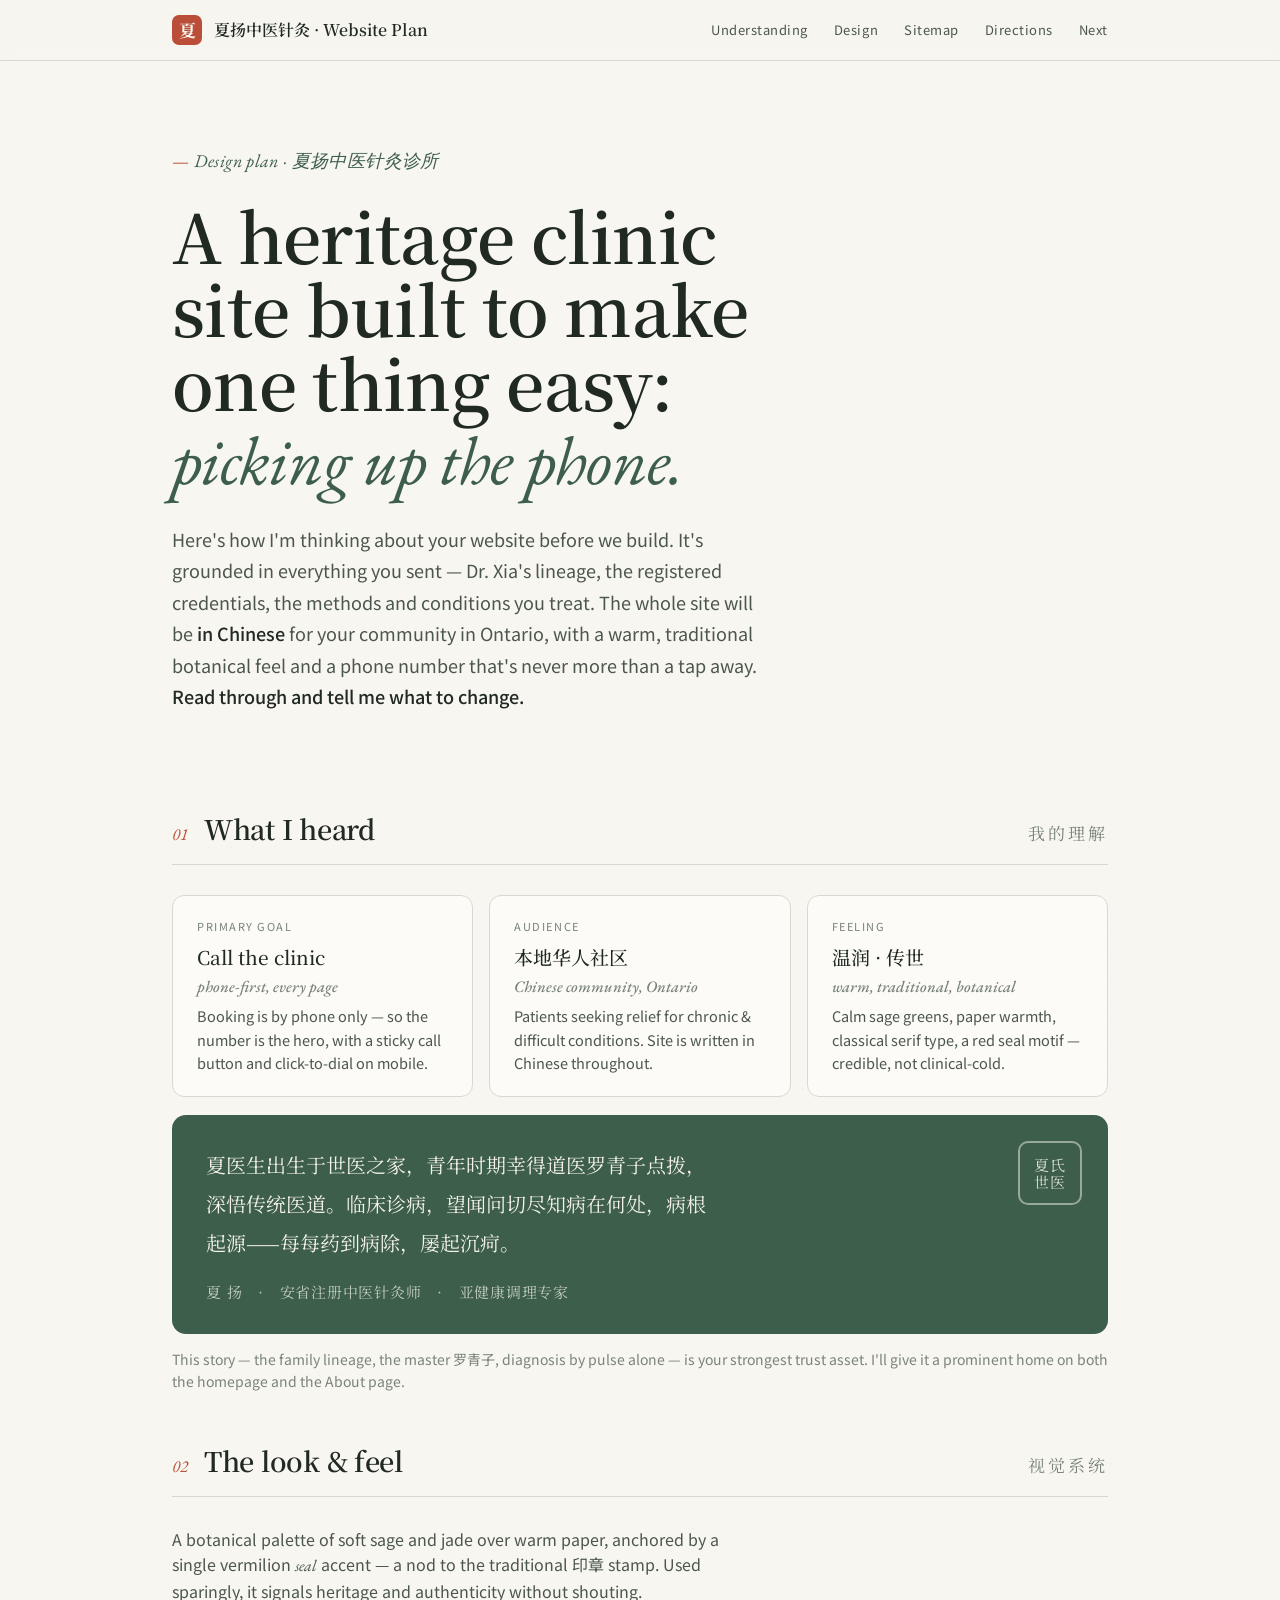
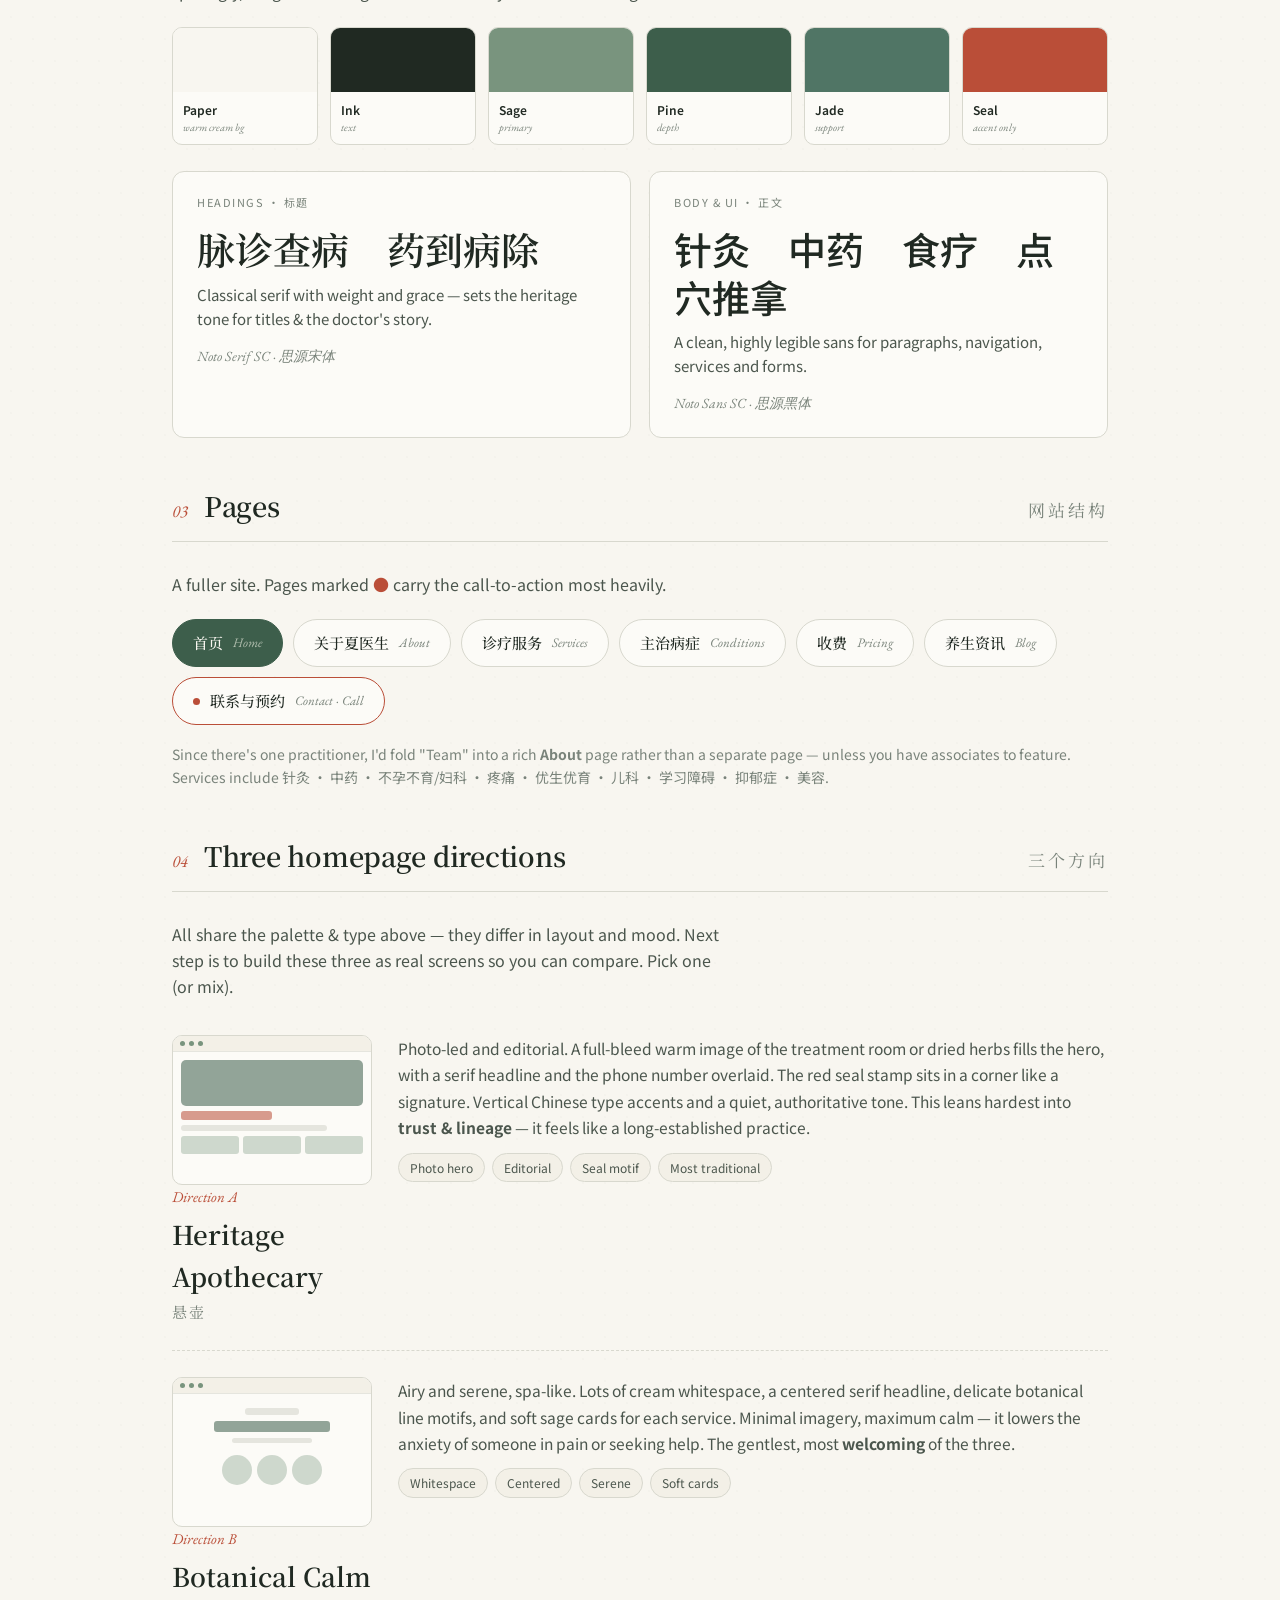
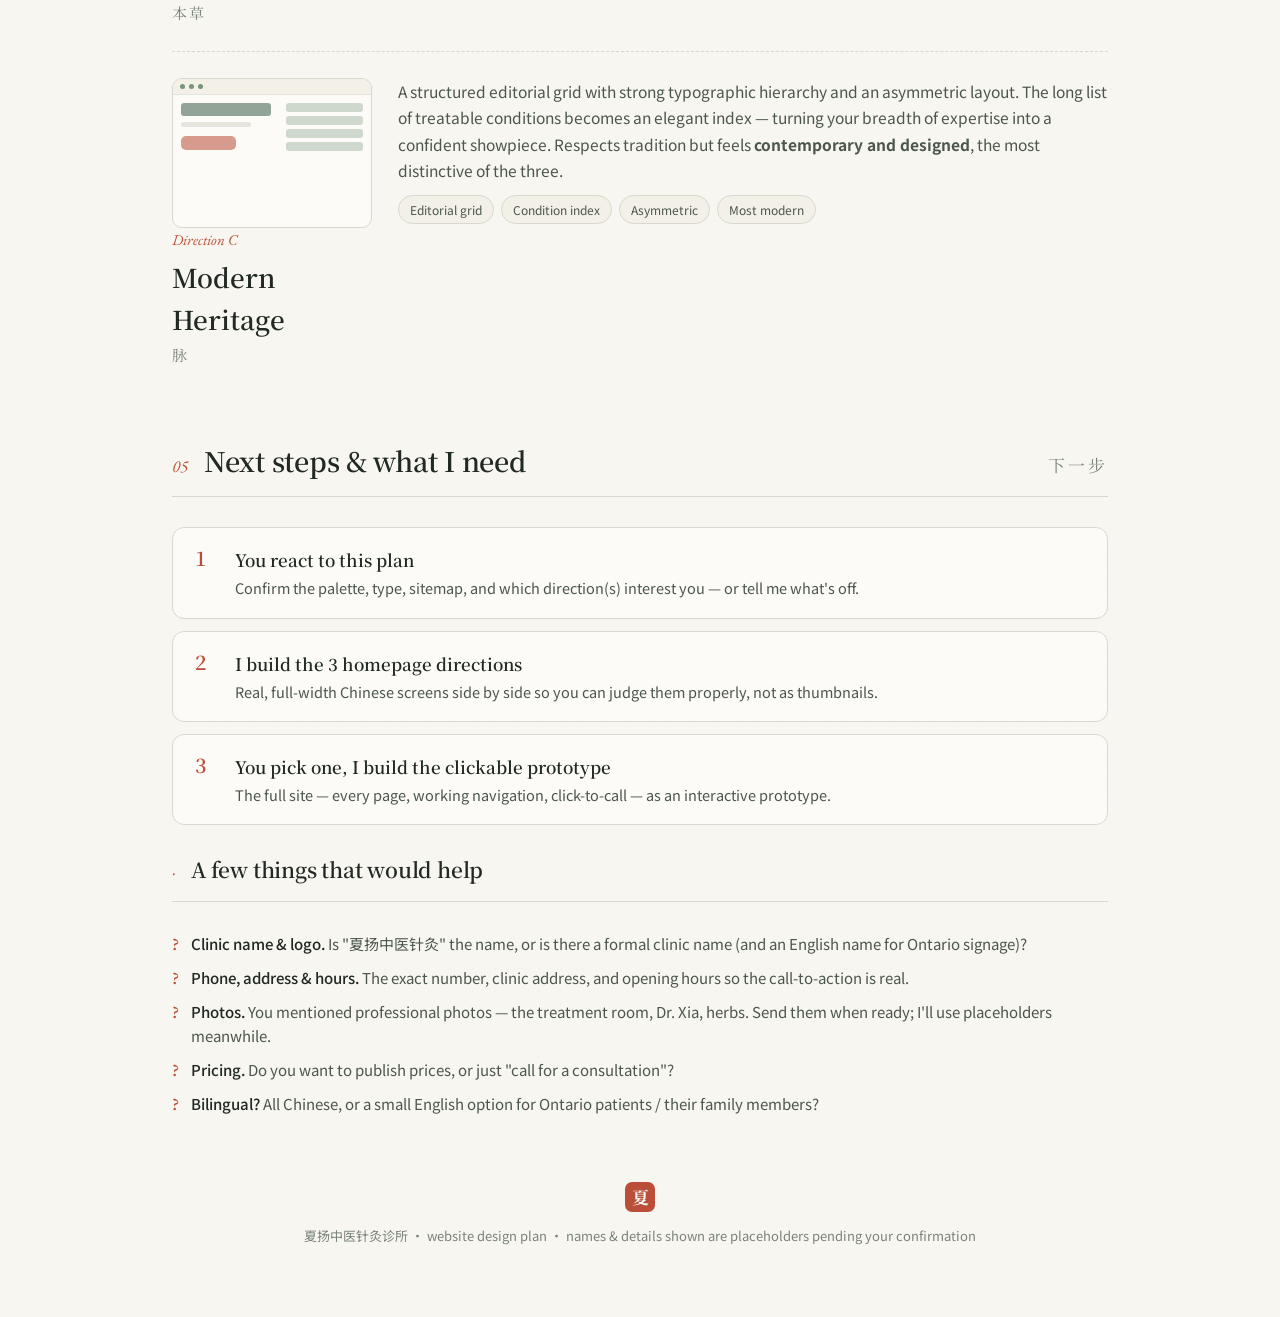
<file: Plan.html>
<!DOCTYPE html>
<html lang="en">
<head>
<meta charset="UTF-8">
<meta name="viewport" content="width=device-width, initial-scale=1.0">
<title>夏扬中医 · Website Plan</title>
<link rel="preconnect" href="https://fonts.googleapis.com">
<link rel="preconnect" href="https://fonts.gstatic.com" crossorigin>
<link href="https://fonts.googleapis.com/css2?family=Noto+Serif+SC:wght@400;500;600;700;900&family=Noto+Sans+SC:wght@300;400;500;700&family=EB+Garamond:ital@0;1&display=swap" rel="stylesheet">
<style>
  :root{
    --paper: oklch(0.973 0.009 95);
    --paper-2: oklch(0.955 0.013 92);
    --card: oklch(0.988 0.006 95);
    --ink: oklch(0.27 0.018 152);
    --ink-soft: oklch(0.44 0.02 150);
    --ink-faint: oklch(0.60 0.018 148);
    --sage: oklch(0.64 0.045 150);
    --sage-deep: oklch(0.45 0.05 158);
    --jade: oklch(0.53 0.05 165);
    --seal: oklch(0.56 0.145 33);
    --line: oklch(0.88 0.014 110);
    --line-soft: oklch(0.92 0.01 105);
    --serif: "Noto Serif SC", "EB Garamond", Georgia, serif;
    --sans: "Noto Sans SC", -apple-system, "Helvetica Neue", sans-serif;
    --lat: "EB Garamond", Georgia, serif;
  }
  *{ box-sizing:border-box; margin:0; padding:0; }
  html{ scroll-behavior:smooth; }
  body{
    background: var(--paper);
    color: var(--ink);
    font-family: var(--sans);
    line-height: 1.6;
    -webkit-font-smoothing: antialiased;
    background-image:
      radial-gradient(oklch(0.5 0.03 150 / 0.025) 1px, transparent 1px);
    background-size: 22px 22px;
  }
  .wrap{ max-width: 1000px; margin: 0 auto; padding: 0 32px; }

  /* ---- top ribbon ---- */
  .ribbon{
    border-bottom: 1px solid var(--line);
    background: oklch(0.97 0.009 95 / 0.8);
    backdrop-filter: blur(6px);
    position: sticky; top:0; z-index: 50;
  }
  .ribbon .wrap{ display:flex; align-items:center; justify-content:space-between; height: 60px; }
  .ribbon .mark{ display:flex; align-items:center; gap:12px; font-family:var(--serif); font-weight:600; }
  .seal-dot{
    width: 30px; height:30px; border-radius:7px; background: var(--seal);
    color: var(--paper); display:grid; place-items:center;
    font-family: var(--serif); font-weight:700; font-size:17px; letter-spacing:-1px;
  }
  .ribbon nav{ display:flex; gap:26px; font-size:13px; color: var(--ink-soft); letter-spacing:.04em; }
  .ribbon nav a{ color:inherit; text-decoration:none; }
  .ribbon nav a:hover{ color: var(--sage-deep); }

  /* ---- hero ---- */
  header.hero{ padding: 86px 0 64px; }
  .kicker{
    font-family: var(--lat); font-style:italic; font-size: 18px; color: var(--sage-deep);
    letter-spacing:.02em; margin-bottom: 22px;
  }
  .kicker::before{ content:"— "; color: var(--seal); font-style: normal; }
  h1.title{
    font-family: var(--serif); font-weight: 600; font-size: clamp(40px, 6vw, 68px);
    line-height: 1.08; letter-spacing:-.01em; max-width: 16ch;
  }
  .title em{ font-family: var(--lat); font-style: italic; font-weight: 400; color: var(--sage-deep); }
  .lede{
    margin-top: 26px; font-size: 18px; color: var(--ink-soft); max-width: 60ch; line-height:1.75;
  }
  .lede b{ color: var(--ink); font-weight:500; }

  /* ---- section scaffolding ---- */
  section.block{ padding: 30px 0 16px; }
  .sec-head{ display:flex; align-items:baseline; gap:16px; margin-bottom: 30px; padding-bottom:14px; border-bottom: 1px solid var(--line); }
  .sec-num{ font-family: var(--lat); font-style: italic; font-size: 17px; color: var(--seal); }
  .sec-head h2{ font-family: var(--serif); font-weight:600; font-size: 27px; letter-spacing:-.01em; }
  .sec-head .cn{ font-family: var(--serif); color: var(--ink-faint); font-size: 17px; font-weight:400; margin-left:auto; letter-spacing:.18em; }

  /* understanding cards */
  .grid2{ display:grid; grid-template-columns: 1fr 1fr; gap: 18px; }
  .grid3{ display:grid; grid-template-columns: repeat(3,1fr); gap: 16px; }
  .card{
    background: var(--card); border: 1px solid var(--line); border-radius: 12px; padding: 22px 24px;
  }
  .card .lab{ font-size: 11px; letter-spacing:.14em; text-transform:uppercase; color: var(--ink-faint); margin-bottom: 9px; }
  .card .val{ font-family: var(--serif); font-size: 19px; font-weight:500; color: var(--ink); line-height:1.4; }
  .card p{ font-size: 14.5px; color: var(--ink-soft); margin-top:6px; }
  .card .val .en{ font-family: var(--lat); font-style: italic; font-size: 16px; color: var(--ink-faint); }

  /* doctor quote */
  .quote{
    margin: 8px 0 6px; padding: 30px 34px; background: var(--sage-deep);
    color: oklch(0.96 0.012 95); border-radius: 14px; position: relative; overflow:hidden;
  }
  .quote .seal-stamp{
    position:absolute; right: 26px; top: 26px; width: 64px; height:64px; border-radius:10px;
    border: 2px solid oklch(0.96 0.012 95 / .5); display:grid; place-items:center; text-align:center;
    font-family: var(--serif); font-size: 15px; line-height:1.15; color: oklch(0.96 0.012 95 / .85);
    letter-spacing:.06em;
  }
  .quote .cn-q{ font-family: var(--serif); font-size: 20px; line-height: 1.95; max-width: 46ch; }
  .quote .attr{ margin-top: 18px; font-family: var(--serif); font-size: 15px; color: oklch(0.92 0.02 120 / .8); letter-spacing:.05em; }

  /* ---- design system ---- */
  .swatches{ display:grid; grid-template-columns: repeat(6,1fr); gap: 12px; }
  .sw{ border-radius: 10px; overflow:hidden; border:1px solid var(--line); background:var(--card); }
  .sw .chip{ height: 64px; }
  .sw .meta{ padding: 8px 10px; }
  .sw .meta .n{ font-size: 12px; font-weight:600; }
  .sw .meta .h{ font-size: 10.5px; color: var(--ink-faint); font-family: var(--lat); font-style:italic; }

  .type-spec{ display:grid; grid-template-columns: 1fr 1fr; gap: 18px; margin-top: 8px; }
  .spec{ background: var(--card); border:1px solid var(--line); border-radius:12px; padding: 22px 24px; }
  .spec .role{ font-size: 11px; letter-spacing:.14em; text-transform:uppercase; color: var(--ink-faint); margin-bottom: 14px; }
  .spec .big-cn{ font-family: var(--serif); font-weight:600; font-size: 38px; line-height:1.25; }
  .spec .big-cn.sans{ font-family: var(--sans); font-weight:500; }
  .spec .small{ margin-top: 10px; color: var(--ink-soft); font-size: 15px; }
  .spec .fam{ margin-top: 14px; font-family:var(--lat); font-style:italic; color: var(--ink-faint); font-size: 14px; }

  /* ---- sitemap ---- */
  .map{ display:flex; flex-wrap:wrap; gap: 10px; }
  .node{
    background: var(--card); border:1px solid var(--line); border-radius: 999px; padding: 11px 20px;
    display:flex; align-items:center; gap:10px; font-size: 15px;
  }
  .node .cn{ font-family: var(--serif); font-weight:500; }
  .node .en{ font-family: var(--lat); font-style:italic; color: var(--ink-faint); font-size: 13px; }
  .node.home{ background: var(--sage-deep); color: var(--paper); border-color: var(--sage-deep); }
  .node.home .en{ color: oklch(0.92 0.02 120 / .7); }
  .node.key{ border-color: var(--seal); }
  .node.key .dot{ width:7px; height:7px; border-radius:50%; background:var(--seal); }

  /* ---- directions ---- */
  .dir{ display:grid; grid-template-columns: 200px 1fr; gap: 26px; align-items:start; padding: 26px 0; border-bottom: 1px dashed var(--line); }
  .dir:last-child{ border-bottom: none; }
  .dir-name{ }
  .dir-name .idx{ font-family:var(--lat); font-style:italic; font-size: 15px; color: var(--seal); }
  .dir-name h3{ font-family:var(--serif); font-size: 26px; font-weight:600; margin-top: 4px; }
  .dir-name .cn{ font-family:var(--serif); font-size: 15px; color: var(--ink-faint); letter-spacing:.16em; margin-top:4px; }
  .dir-body p{ font-size: 15.5px; color: var(--ink-soft); line-height:1.7; }
  .dir-body .tags{ margin-top: 12px; display:flex; flex-wrap:wrap; gap:7px; }
  .tag{ font-size: 12px; padding: 4px 11px; border-radius:999px; background: var(--paper-2); border:1px solid var(--line); color: var(--ink-soft); }

  /* mini wireframes */
  .wf{ width: 200px; height: 150px; border:1px solid var(--line); border-radius: 10px; background: var(--card); overflow:hidden; padding:0; }
  .wf-bar{ height: 16px; background: var(--paper-2); border-bottom:1px solid var(--line-soft); display:flex; align-items:center; gap:4px; padding:0 7px; }
  .wf-bar i{ display:block; width:5px;height:5px;border-radius:50%; background: var(--sage); }
  .b{ background: var(--line-soft); border-radius:3px; }
  .b.sage{ background: oklch(0.64 0.045 150 / .35); }
  .b.deep{ background: oklch(0.45 0.05 158 / .55); }
  .b.seal{ background: oklch(0.56 0.145 33 / .55); }

  /* next steps */
  .steps{ counter-reset: s; display:grid; gap: 12px; }
  .step{ display:flex; gap:16px; align-items:flex-start; background:var(--card); border:1px solid var(--line); border-radius:12px; padding:18px 22px; }
  .step::before{ counter-increment:s; content: counter(s); font-family:var(--serif); font-weight:600; color:var(--seal); font-size:20px; line-height:1.2; min-width: 24px; }
  .step .st-t{ font-family:var(--serif); font-weight:600; font-size:17px; }
  .step .st-d{ font-size: 14.5px; color: var(--ink-soft); margin-top:3px; }

  .q-list{ display:grid; gap:10px; margin-top: 6px; }
  .q{ display:flex; gap:12px; font-size:15px; color:var(--ink-soft); }
  .q::before{ content:"?"; color: var(--seal); font-family:var(--serif); font-weight:700; }
  .q b{ color: var(--ink); font-weight:500; }

  footer{ padding: 50px 0 70px; color: var(--ink-faint); font-size: 13px; text-align:center; }
  footer .seal-dot{ margin: 0 auto 14px; }

  @media (max-width: 720px){
    .grid2,.grid3,.type-spec,.swatches{ grid-template-columns: 1fr 1fr; }
    .dir{ grid-template-columns: 1fr; }
    .ribbon nav{ display:none; }
  }
</style>
</head>
<body>

<div class="ribbon">
  <div class="wrap">
    <div class="mark"><span class="seal-dot">夏</span> 夏扬中医针灸 · Website Plan</div>
    <nav>
      <a href="#understand">Understanding</a>
      <a href="#system">Design</a>
      <a href="#map">Sitemap</a>
      <a href="#dirs">Directions</a>
      <a href="#next">Next</a>
    </nav>
  </div>
</div>

<header class="hero">
  <div class="wrap">
    <div class="kicker">Design plan · 夏扬中医针灸诊所</div>
    <h1 class="title">A heritage clinic site built to make one thing easy: <em>picking up the phone.</em></h1>
    <p class="lede">Here's how I'm thinking about your website before we build. It's grounded in everything you sent — Dr. Xia's lineage, the registered credentials, the methods and conditions you treat. The whole site will be <b>in Chinese</b> for your community in Ontario, with a warm, traditional botanical feel and a phone number that's never more than a tap away. <b>Read through and tell me what to change.</b></p>
  </div>
</header>

<!-- UNDERSTANDING -->
<section class="block" id="understand">
  <div class="wrap">
    <div class="sec-head"><span class="sec-num">01</span><h2>What I heard</h2><span class="cn">我的理解</span></div>

    <div class="grid3" style="margin-bottom:18px;">
      <div class="card">
        <div class="lab">Primary goal</div>
        <div class="val">Call the clinic<br><span class="en">phone-first, every page</span></div>
        <p>Booking is by phone only — so the number is the hero, with a sticky call button and click-to-dial on mobile.</p>
      </div>
      <div class="card">
        <div class="lab">Audience</div>
        <div class="val">本地华人社区<br><span class="en">Chinese community, Ontario</span></div>
        <p>Patients seeking relief for chronic & difficult conditions. Site is written in Chinese throughout.</p>
      </div>
      <div class="card">
        <div class="lab">Feeling</div>
        <div class="val">温润 · 传世<br><span class="en">warm, traditional, botanical</span></div>
        <p>Calm sage greens, paper warmth, classical serif type, a red seal motif — credible, not clinical-cold.</p>
      </div>
    </div>

    <div class="quote">
      <div class="seal-stamp">夏氏<br>世医</div>
      <div class="cn-q">夏医生出生于世医之家，青年时期幸得道医罗青子点拨，深悟传统医道。临床诊病，望闻问切尽知病在何处，病根起源——每每药到病除，屡起沉疴。</div>
      <div class="attr">夏 扬　·　安省注册中医针灸师　·　亚健康调理专家</div>
    </div>
    <p style="font-size:14px;color:var(--ink-faint);margin-top:14px;">This story — the family lineage, the master 罗青子, diagnosis by pulse alone — is your strongest trust asset. I'll give it a prominent home on both the homepage and the About page.</p>
  </div>
</section>

<!-- DESIGN SYSTEM -->
<section class="block" id="system">
  <div class="wrap">
    <div class="sec-head"><span class="sec-num">02</span><h2>The look &amp; feel</h2><span class="cn">视觉系统</span></div>

    <p style="color:var(--ink-soft);margin-bottom:22px;max-width:62ch;">A botanical palette of soft sage and jade over warm paper, anchored by a single vermilion <em style="font-family:var(--lat)">seal</em> accent — a nod to the traditional 印章 stamp. Used sparingly, it signals heritage and authenticity without shouting.</p>

    <div class="swatches" style="margin-bottom:26px;">
      <div class="sw"><div class="chip" style="background:var(--paper)"></div><div class="meta"><div class="n">Paper</div><div class="h">warm cream bg</div></div></div>
      <div class="sw"><div class="chip" style="background:var(--ink)"></div><div class="meta"><div class="n">Ink</div><div class="h">text</div></div></div>
      <div class="sw"><div class="chip" style="background:var(--sage)"></div><div class="meta"><div class="n">Sage</div><div class="h">primary</div></div></div>
      <div class="sw"><div class="chip" style="background:var(--sage-deep)"></div><div class="meta"><div class="n">Pine</div><div class="h">depth</div></div></div>
      <div class="sw"><div class="chip" style="background:var(--jade)"></div><div class="meta"><div class="n">Jade</div><div class="h">support</div></div></div>
      <div class="sw"><div class="chip" style="background:var(--seal)"></div><div class="meta"><div class="n">Seal</div><div class="h">accent only</div></div></div>
    </div>

    <div class="type-spec">
      <div class="spec">
        <div class="role">Headings · 标题</div>
        <div class="big-cn">脉诊查病　药到病除</div>
        <div class="small">Classical serif with weight and grace — sets the heritage tone for titles &amp; the doctor's story.</div>
        <div class="fam">Noto Serif SC · 思源宋体</div>
      </div>
      <div class="spec">
        <div class="role">Body &amp; UI · 正文</div>
        <div class="big-cn sans">针灸　中药　食疗　点穴推拿</div>
        <div class="small">A clean, highly legible sans for paragraphs, navigation, services and forms.</div>
        <div class="fam">Noto Sans SC · 思源黑体</div>
      </div>
    </div>
  </div>
</section>

<!-- SITEMAP -->
<section class="block" id="map">
  <div class="wrap">
    <div class="sec-head"><span class="sec-num">03</span><h2>Pages</h2><span class="cn">网站结构</span></div>
    <p style="color:var(--ink-soft);margin-bottom:22px;max-width:60ch;">A fuller site. Pages marked <span style="color:var(--seal)">●</span> carry the call-to-action most heavily.</p>
    <div class="map">
      <div class="node home"><span class="cn">首页</span><span class="en">Home</span></div>
      <div class="node"><span class="cn">关于夏医生</span><span class="en">About</span></div>
      <div class="node"><span class="cn">诊疗服务</span><span class="en">Services</span></div>
      <div class="node"><span class="cn">主治病症</span><span class="en">Conditions</span></div>
      <div class="node"><span class="cn">收费</span><span class="en">Pricing</span></div>
      <div class="node"><span class="cn">养生资讯</span><span class="en">Blog</span></div>
      <div class="node key"><span class="dot"></span><span class="cn">联系与预约</span><span class="en">Contact · Call</span></div>
    </div>
    <p style="font-size:14px;color:var(--ink-faint);margin-top:18px;">Since there's one practitioner, I'd fold "Team" into a rich <b>About</b> page rather than a separate page — unless you have associates to feature. Services include 针灸 · 中药 · 不孕不育/妇科 · 疼痛 · 优生优育 · 儿科 · 学习障碍 · 抑郁症 · 美容.</p>
  </div>
</section>

<!-- DIRECTIONS -->
<section class="block" id="dirs">
  <div class="wrap">
    <div class="sec-head"><span class="sec-num">04</span><h2>Three homepage directions</h2><span class="cn">三个方向</span></div>
    <p style="color:var(--ink-soft);margin-bottom:10px;max-width:62ch;">All share the palette &amp; type above — they differ in layout and mood. Next step is to build these three as real screens so you can compare. Pick one (or mix).</p>

    <div class="dir">
      <div class="dir-name">
        <div class="wf">
          <div class="wf-bar"><i></i><i></i><i></i></div>
          <div style="padding:8px;display:grid;gap:5px;">
            <div class="b deep" style="height:46px;border-radius:5px;"></div>
            <div class="b seal" style="height:9px;width:50%;"></div>
            <div class="b" style="height:6px;width:80%;"></div>
            <div style="display:flex;gap:4px;"><div class="b sage" style="height:18px;width:33%;"></div><div class="b sage" style="height:18px;width:33%;"></div><div class="b sage" style="height:18px;width:33%;"></div></div>
          </div>
        </div>
        <div class="idx">Direction A</div>
        <h3>Heritage Apothecary</h3>
        <div class="cn">悬壶</div>
      </div>
      <div class="dir-body">
        <p>Photo-led and editorial. A full-bleed warm image of the treatment room or dried herbs fills the hero, with a serif headline and the phone number overlaid. The red seal stamp sits in a corner like a signature. Vertical Chinese type accents and a quiet, authoritative tone. This leans hardest into <b>trust &amp; lineage</b> — it feels like a long-established practice.</p>
        <div class="tags"><span class="tag">Photo hero</span><span class="tag">Editorial</span><span class="tag">Seal motif</span><span class="tag">Most traditional</span></div>
      </div>
    </div>

    <div class="dir">
      <div class="dir-name">
        <div class="wf">
          <div class="wf-bar"><i></i><i></i><i></i></div>
          <div style="padding:8px;display:grid;gap:6px;place-items:center;">
            <div class="b" style="height:7px;width:30%;margin-top:6px;"></div>
            <div class="b deep" style="height:11px;width:64%;"></div>
            <div class="b" style="height:5px;width:44%;"></div>
            <div style="display:flex;gap:5px;margin-top:6px;"><div class="b sage" style="height:30px;width:30px;border-radius:50%;"></div><div class="b sage" style="height:30px;width:30px;border-radius:50%;"></div><div class="b sage" style="height:30px;width:30px;border-radius:50%;"></div></div>
          </div>
        </div>
        <div class="idx">Direction B</div>
        <h3>Botanical Calm</h3>
        <div class="cn">本草</div>
      </div>
      <div class="dir-body">
        <p>Airy and serene, spa-like. Lots of cream whitespace, a centered serif headline, delicate botanical line motifs, and soft sage cards for each service. Minimal imagery, maximum calm — it lowers the anxiety of someone in pain or seeking help. The gentlest, most <b>welcoming</b> of the three.</p>
        <div class="tags"><span class="tag">Whitespace</span><span class="tag">Centered</span><span class="tag">Serene</span><span class="tag">Soft cards</span></div>
      </div>
    </div>

    <div class="dir">
      <div class="dir-name">
        <div class="wf">
          <div class="wf-bar"><i></i><i></i><i></i></div>
          <div style="padding:8px;display:grid;grid-template-columns:1.3fr 1fr;gap:6px;">
            <div style="display:grid;gap:5px;"><div class="b deep" style="height:13px;width:90%;"></div><div class="b" style="height:5px;width:70%;"></div><div class="b seal" style="height:14px;width:55%;border-radius:5px;margin-top:4px;"></div></div>
            <div style="display:grid;gap:4px;"><div class="b sage" style="height:9px;"></div><div class="b sage" style="height:9px;"></div><div class="b sage" style="height:9px;"></div><div class="b sage" style="height:9px;"></div></div>
          </div>
        </div>
        <div class="idx">Direction C</div>
        <h3>Modern Heritage</h3>
        <div class="cn">脉</div>
      </div>
      <div class="dir-body">
        <p>A structured editorial grid with strong typographic hierarchy and an asymmetric layout. The long list of treatable conditions becomes an elegant index — turning your breadth of expertise into a confident showpiece. Respects tradition but feels <b>contemporary and designed</b>, the most distinctive of the three.</p>
        <div class="tags"><span class="tag">Editorial grid</span><span class="tag">Condition index</span><span class="tag">Asymmetric</span><span class="tag">Most modern</span></div>
      </div>
    </div>
  </div>
</section>

<!-- NEXT -->
<section class="block" id="next">
  <div class="wrap">
    <div class="sec-head"><span class="sec-num">05</span><h2>Next steps &amp; what I need</h2><span class="cn">下一步</span></div>
    <div class="steps" style="margin-bottom:28px;">
      <div class="step"><div><div class="st-t">You react to this plan</div><div class="st-d">Confirm the palette, type, sitemap, and which direction(s) interest you — or tell me what's off.</div></div></div>
      <div class="step"><div><div class="st-t">I build the 3 homepage directions</div><div class="st-d">Real, full-width Chinese screens side by side so you can judge them properly, not as thumbnails.</div></div></div>
      <div class="step"><div><div class="st-t">You pick one, I build the clickable prototype</div><div class="st-d">The full site — every page, working navigation, click-to-call — as an interactive prototype.</div></div></div>
    </div>

    <div class="sec-head" style="margin-top:10px;"><span class="sec-num">·</span><h2 style="font-size:21px;">A few things that would help</h2></div>
    <div class="q-list">
      <div class="q"><div><b>Clinic name &amp; logo.</b> Is "夏扬中医针灸" the name, or is there a formal clinic name (and an English name for Ontario signage)?</div></div>
      <div class="q"><div><b>Phone, address &amp; hours.</b> The exact number, clinic address, and opening hours so the call-to-action is real.</div></div>
      <div class="q"><div><b>Photos.</b> You mentioned professional photos — the treatment room, Dr. Xia, herbs. Send them when ready; I'll use placeholders meanwhile.</div></div>
      <div class="q"><div><b>Pricing.</b> Do you want to publish prices, or just "call for a consultation"?</div></div>
      <div class="q"><div><b>Bilingual?</b> All Chinese, or a small English option for Ontario patients / their family members?</div></div>
    </div>
  </div>
</section>

<footer>
  <div class="seal-dot">夏</div>
  夏扬中医针灸诊所 · website design plan · names &amp; details shown are placeholders pending your confirmation
</footer>

</body>
</html>
</file>
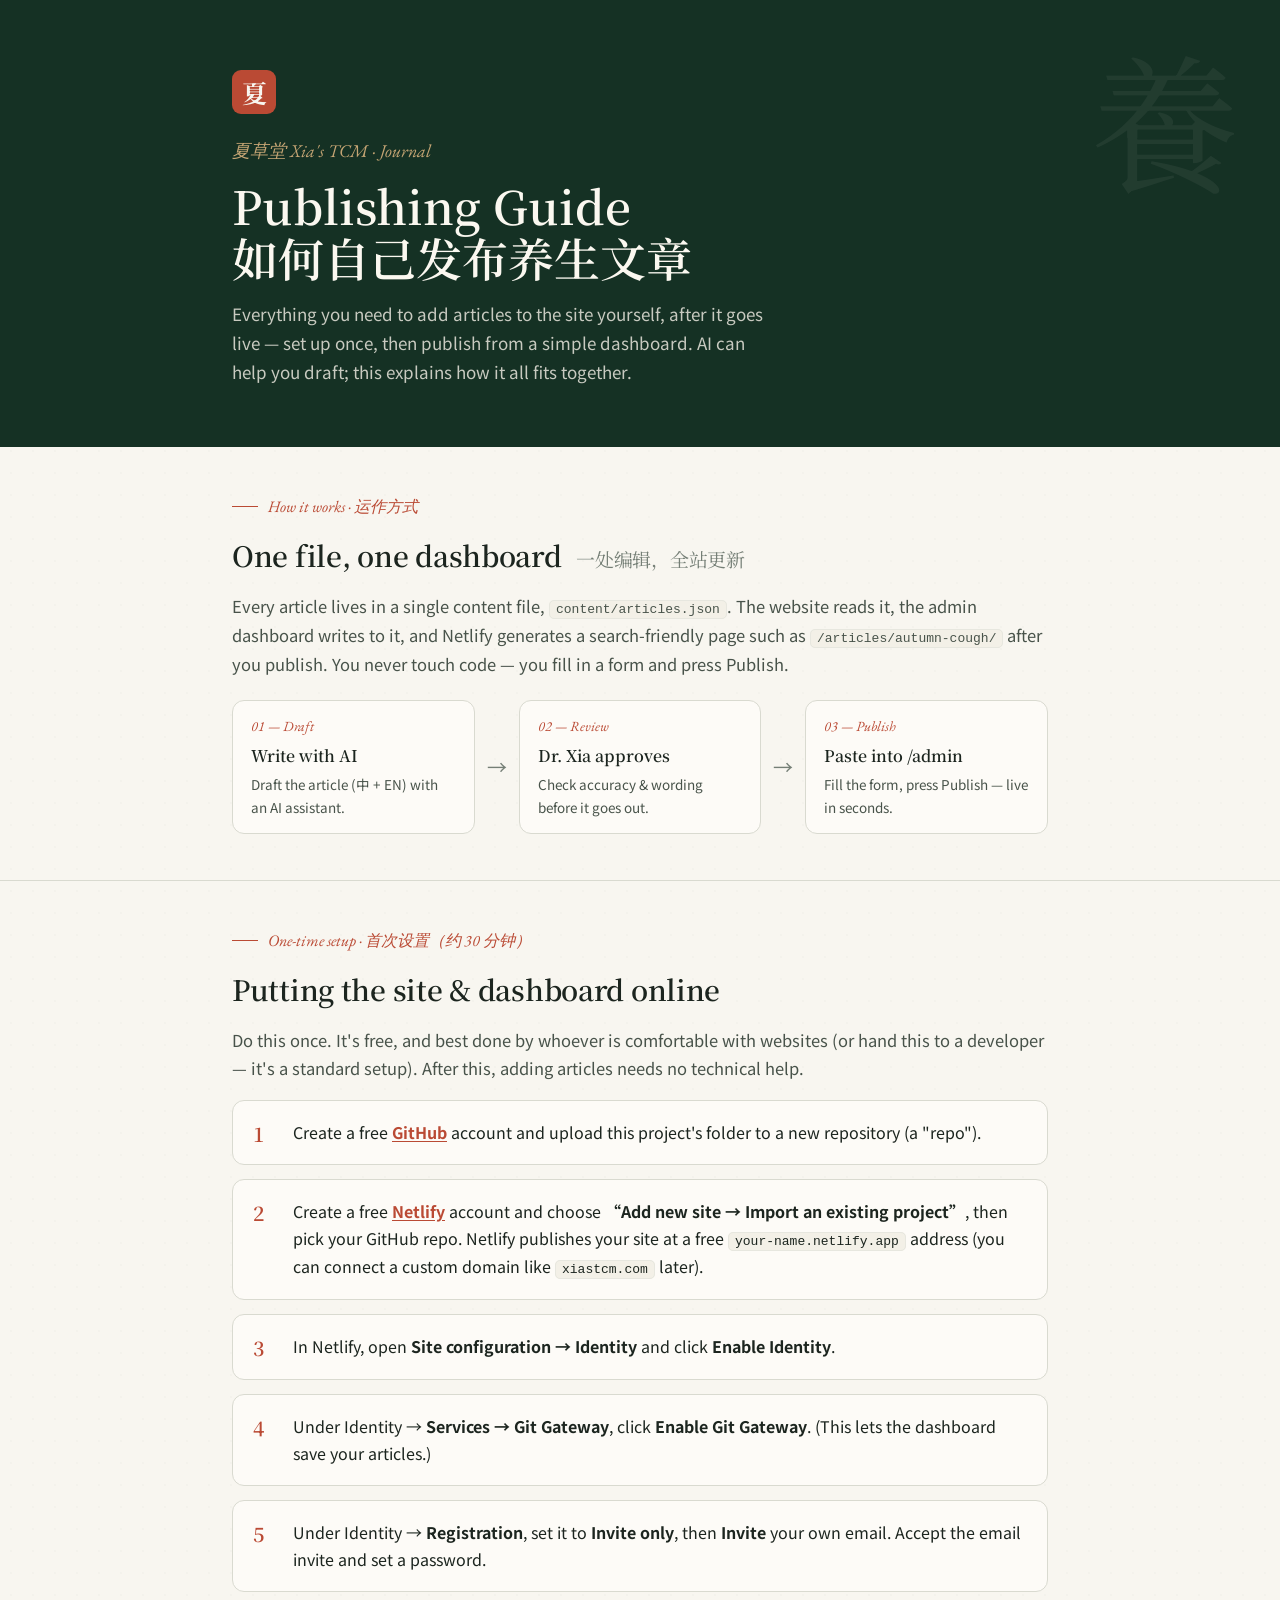
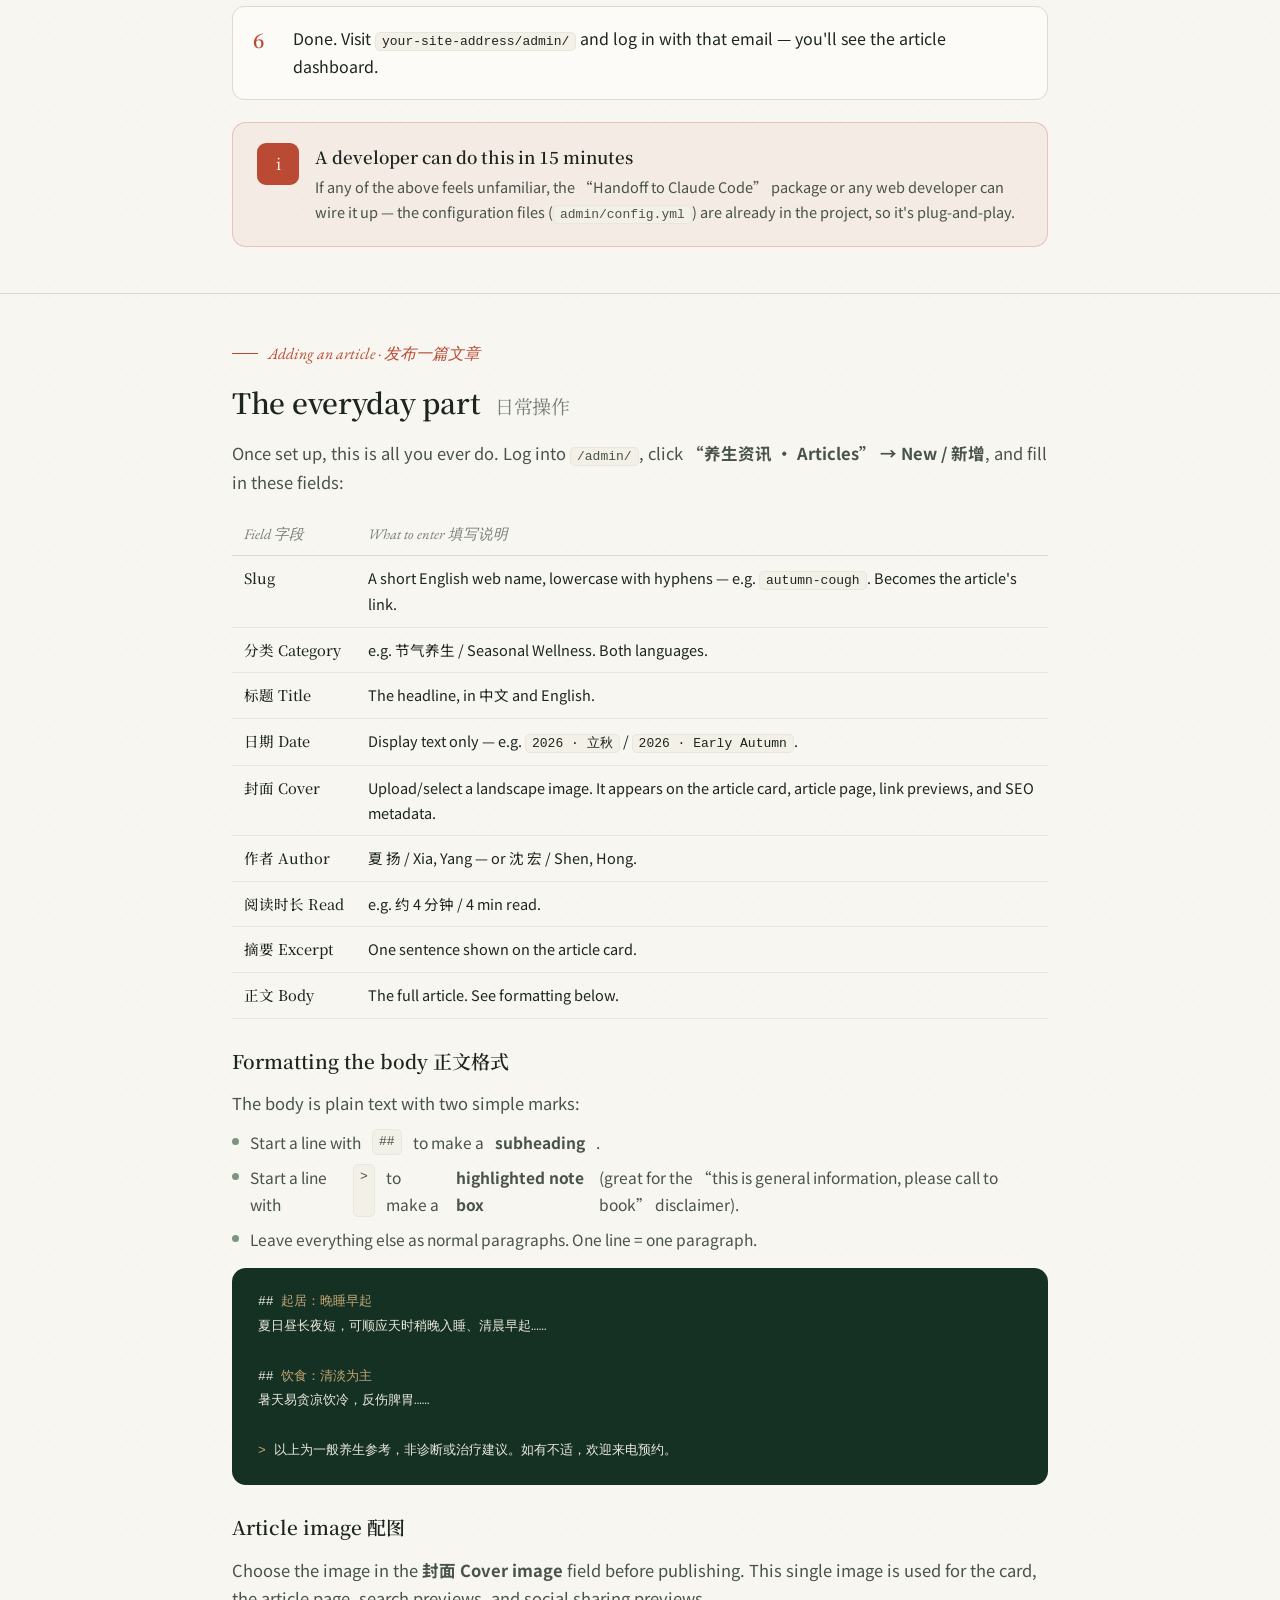
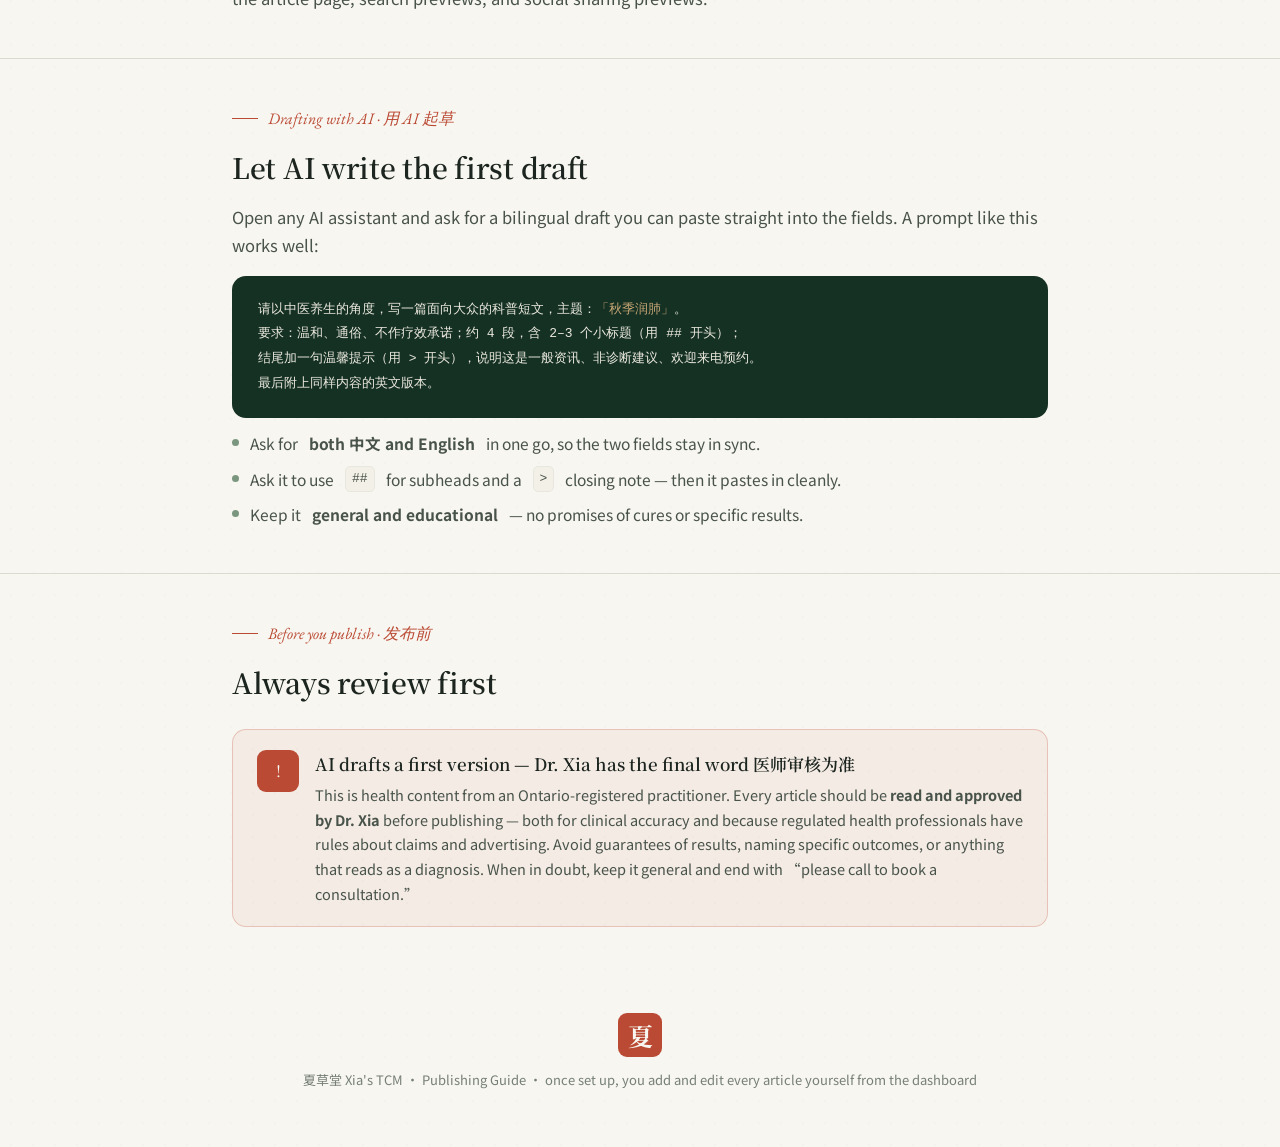
<file: Publishing-Guide.html>
<!DOCTYPE html>
<html lang="en">
<head>
<meta charset="UTF-8">
<meta name="viewport" content="width=device-width, initial-scale=1.0">
<title>夏草堂 · Publishing Guide</title>
<link rel="preconnect" href="https://fonts.googleapis.com">
<link rel="preconnect" href="https://fonts.gstatic.com" crossorigin>
<link href="https://fonts.googleapis.com/css2?family=Noto+Serif+SC:wght@400;500;600;700&family=Noto+Sans+SC:wght@300;400;500;700&family=EB+Garamond:ital@0;1&display=swap" rel="stylesheet">
<style>
  :root{
    --paper: oklch(0.973 0.009 95); --paper-2: oklch(0.955 0.013 92); --card: oklch(0.989 0.006 95);
    --ink: oklch(0.255 0.018 152); --ink-soft: oklch(0.43 0.02 150); --ink-faint: oklch(0.585 0.018 148);
    --sage: oklch(0.645 0.045 150); --pine: oklch(0.385 0.05 160); --pine-deep: oklch(0.285 0.042 162);
    --seal: oklch(0.555 0.15 33); --gold: oklch(0.74 0.075 78);
    --line: oklch(0.885 0.014 110); --line-soft: oklch(0.925 0.01 105);
    --serif: "Noto Serif SC", Georgia, serif; --sans: "Noto Sans SC", -apple-system, sans-serif; --lat: "EB Garamond", Georgia, serif;
    --mono: ui-monospace, "SF Mono", Menlo, monospace;
  }
  *{ box-sizing:border-box; margin:0; padding:0; }
  body{ background: var(--paper); color: var(--ink); font-family: var(--sans); line-height:1.7; -webkit-font-smoothing:antialiased;
    background-image: radial-gradient(oklch(0.5 0.03 150 / .022) 1px, transparent 1px); background-size: 22px 22px; }
  .wrap{ max-width: 880px; margin:0 auto; padding: 0 32px; }
  .serif{ font-family: var(--serif); }

  header.top{ background: var(--pine-deep); color: oklch(0.96 0.012 90); padding: 70px 0 60px; position:relative; overflow:hidden; }
  header.top .vert{ position:absolute; right:40px; top:-10px; font-family:var(--serif); font-size:150px; color: oklch(0.97 0.01 90/.06); }
  .seal-dot{ width: 44px; height:44px; border-radius:9px; background: var(--seal); color: var(--paper); display:grid; place-items:center; font-family:var(--serif); font-weight:700; font-size:25px; }
  header.top .kick{ font-family: var(--lat); font-style:italic; color: var(--gold); font-size: 18px; margin: 22px 0 12px; }
  header.top h1{ font-family: var(--serif); font-weight:600; font-size: clamp(30px,5vw,46px); line-height:1.15; color: oklch(0.98 0.012 90); }
  header.top p{ color: oklch(0.92 0.012 95/.85); font-size: 17px; margin-top: 16px; max-width: 60ch; }

  section{ padding: 46px 0; border-bottom: 1px solid var(--line); }
  .eyebrow{ font-family: var(--lat); font-style:italic; color: var(--seal); font-size: 16px; display:flex; align-items:center; gap:10px; margin-bottom: 12px; }
  .eyebrow::before{ content:""; width:26px; height:1px; background: var(--seal); }
  h2{ font-family: var(--serif); font-weight:600; font-size: 28px; letter-spacing:-.01em; }
  h2 .cn{ color: var(--ink-faint); font-weight:400; font-size: 19px; margin-left: 8px; }
  p.lead{ color: var(--ink-soft); font-size: 16.5px; margin-top: 12px; }
  h3{ font-family: var(--serif); font-size: 19px; font-weight:600; margin: 26px 0 8px; }

  .flow{ display:flex; flex-wrap:wrap; gap: 12px; margin-top: 22px; }
  .flow .node{ background: var(--card); border:1px solid var(--line); border-radius: 12px; padding: 14px 18px; flex:1; min-width: 150px; }
  .flow .node .n{ font-family: var(--lat); font-style:italic; color: var(--seal); font-size: 14px; }
  .flow .node .t{ font-family: var(--serif); font-weight:600; font-size: 16px; margin-top: 3px; }
  .flow .node .d{ font-size: 13.5px; color: var(--ink-soft); margin-top: 4px; }
  .flow .arr{ align-self:center; color: var(--ink-faint); font-size: 20px; }

  ol.steps{ counter-reset: s; list-style:none; margin-top: 18px; display:grid; gap: 14px; }
  ol.steps > li{ counter-increment: s; position:relative; padding: 18px 22px 18px 60px; background: var(--card); border:1px solid var(--line); border-radius: 12px; }
  ol.steps > li::before{ content: counter(s); position:absolute; left: 20px; top: 16px; font-family: var(--serif); font-weight:600; color: var(--seal); font-size: 20px; }
  ol.steps b{ color: var(--ink); }
  ol.steps code, p code, li code, td code{ font-family: var(--mono); font-size: 13px; background: var(--paper-2); border:1px solid var(--line-soft); border-radius: 5px; padding: 1px 6px; }
  a.lnk{ color: var(--seal); text-decoration: underline; text-underline-offset: 2px; }

  ul.plain{ list-style:none; margin-top: 12px; display:grid; gap: 9px; }
  ul.plain li{ display:flex; gap: 11px; font-size: 15.5px; color: var(--ink-soft); }
  ul.plain li::before{ content:""; width:7px; height:7px; border-radius:50%; background: var(--sage); margin-top:9px; flex:none; }

  .fields{ width:100%; border-collapse: collapse; margin-top: 18px; font-size: 14.5px; }
  .fields th{ text-align:left; font-family: var(--lat); font-style:italic; color: var(--ink-faint); font-weight:400; padding: 8px 12px; border-bottom: 1px solid var(--line); }
  .fields td{ padding: 10px 12px; border-bottom: 1px solid var(--line-soft); vertical-align: top; }
  .fields td:first-child{ font-family: var(--serif); font-weight:500; white-space:nowrap; }

  .callout{ display:flex; gap: 16px; align-items:flex-start; background: oklch(0.555 0.15 33 / .06); border:1px solid oklch(0.555 0.15 33 / .25); border-radius: 14px; padding: 20px 24px; margin-top: 22px; }
  .callout .mk{ width: 42px; height:42px; border-radius:9px; background: var(--seal); color: var(--paper); display:grid; place-items:center; font-family:var(--serif); font-size:16px; flex:none; }
  .callout .t{ font-family: var(--serif); font-weight:600; font-size: 17px; }
  .callout p{ color: var(--ink-soft); font-size: 14.5px; margin-top: 4px; }

  .ex{ background: var(--pine-deep); color: oklch(0.93 0.015 95); border-radius: 14px; padding: 22px 26px; margin-top: 16px; font-family: var(--mono); font-size: 13px; line-height: 1.9; white-space: pre-wrap; }
  .ex .hl{ color: var(--gold); }

  footer{ padding: 40px 0 64px; color: var(--ink-faint); font-size: 13px; text-align:center; }
  footer .seal-dot{ margin: 0 auto 12px; }
  section:last-of-type{ border-bottom:none; }
</style>
</head>
<body>

<header class="top">
  <div class="vert">養</div>
  <div class="wrap">
    <div class="seal-dot">夏</div>
    <div class="kick">夏草堂 Xia's TCM · Journal</div>
    <h1>Publishing Guide<br>如何自己发布养生文章</h1>
    <p>Everything you need to add articles to the site yourself, after it goes live — set up once, then publish from a simple dashboard. AI can help you draft; this explains how it all fits together.</p>
  </div>
</header>

<!-- HOW IT WORKS -->
<section>
  <div class="wrap">
    <div class="eyebrow">How it works · 运作方式</div>
    <h2>One file, one dashboard <span class="cn">一处编辑，全站更新</span></h2>
    <p class="lead">Every article lives in a single content file, <code>content/articles.json</code>. The website reads it, the admin dashboard writes to it, and Netlify generates a search-friendly page such as <code>/articles/autumn-cough/</code> after you publish. You never touch code — you fill in a form and press Publish.</p>
    <div class="flow">
      <div class="node"><div class="n">01 — Draft</div><div class="t">Write with AI</div><div class="d">Draft the article (中 + EN) with an AI assistant.</div></div>
      <div class="arr">→</div>
      <div class="node"><div class="n">02 — Review</div><div class="t">Dr. Xia approves</div><div class="d">Check accuracy & wording before it goes out.</div></div>
      <div class="arr">→</div>
      <div class="node"><div class="n">03 — Publish</div><div class="t">Paste into /admin</div><div class="d">Fill the form, press Publish — live in seconds.</div></div>
    </div>
  </div>
</section>

<!-- ONE TIME SETUP -->
<section>
  <div class="wrap">
    <div class="eyebrow">One-time setup · 首次设置（约 30 分钟）</div>
    <h2>Putting the site &amp; dashboard online</h2>
    <p class="lead">Do this once. It's free, and best done by whoever is comfortable with websites (or hand this to a developer — it's a standard setup). After this, adding articles needs no technical help.</p>
    <ol class="steps">
      <li>Create a free <b><a class="lnk" href="https://github.com">GitHub</a></b> account and upload this project's folder to a new repository (a "repo").</li>
      <li>Create a free <b><a class="lnk" href="https://netlify.com">Netlify</a></b> account and choose <b>“Add new site → Import an existing project”</b>, then pick your GitHub repo. Netlify publishes your site at a free <code>your-name.netlify.app</code> address (you can connect a custom domain like <code>xiastcm.com</code> later).</li>
      <li>In Netlify, open <b>Site configuration → Identity</b> and click <b>Enable Identity</b>.</li>
      <li>Under Identity → <b>Services → Git Gateway</b>, click <b>Enable Git Gateway</b>. (This lets the dashboard save your articles.)</li>
      <li>Under Identity → <b>Registration</b>, set it to <b>Invite only</b>, then <b>Invite</b> your own email. Accept the email invite and set a password.</li>
      <li>Done. Visit <code>your-site-address/admin/</code> and log in with that email — you'll see the article dashboard.</li>
    </ol>
    <div class="callout">
      <div class="mk">i</div>
      <div><div class="t">A developer can do this in 15 minutes</div><p>If any of the above feels unfamiliar, the “Handoff to Claude Code” package or any web developer can wire it up — the configuration files (<code>admin/config.yml</code>) are already in the project, so it's plug-and-play.</p></div>
    </div>
  </div>
</section>

<!-- ADDING AN ARTICLE -->
<section>
  <div class="wrap">
    <div class="eyebrow">Adding an article · 发布一篇文章</div>
    <h2>The everyday part <span class="cn">日常操作</span></h2>
    <p class="lead">Once set up, this is all you ever do. Log into <code>/admin/</code>, click <b>“养生资讯 · Articles” → New / 新增</b>, and fill in these fields:</p>
    <table class="fields">
      <thead><tr><th>Field 字段</th><th>What to enter 填写说明</th></tr></thead>
      <tbody>
        <tr><td>Slug</td><td>A short English web name, lowercase with hyphens — e.g. <code>autumn-cough</code>. Becomes the article's link.</td></tr>
        <tr><td>分类 Category</td><td>e.g. 节气养生 / Seasonal Wellness. Both languages.</td></tr>
        <tr><td>标题 Title</td><td>The headline, in 中文 and English.</td></tr>
        <tr><td>日期 Date</td><td>Display text only — e.g. <code>2026 · 立秋</code> / <code>2026 · Early Autumn</code>.</td></tr>
        <tr><td>封面 Cover</td><td>Upload/select a landscape image. It appears on the article card, article page, link previews, and SEO metadata.</td></tr>
        <tr><td>作者 Author</td><td>夏 扬 / Xia, Yang — or 沈 宏 / Shen, Hong.</td></tr>
        <tr><td>阅读时长 Read</td><td>e.g. 约 4 分钟 / 4 min read.</td></tr>
        <tr><td>摘要 Excerpt</td><td>One sentence shown on the article card.</td></tr>
        <tr><td>正文 Body</td><td>The full article. See formatting below.</td></tr>
      </tbody>
    </table>

    <h3>Formatting the body 正文格式</h3>
    <p class="lead">The body is plain text with two simple marks:</p>
    <ul class="plain">
      <li>Start a line with <code>## </code> to make a <b>subheading</b>.</li>
      <li>Start a line with <code>&gt; </code> to make a <b>highlighted note box</b> (great for the “this is general information, please call to book” disclaimer).</li>
      <li>Leave everything else as normal paragraphs. One line = one paragraph.</li>
    </ul>
    <div class="ex">## <span class="hl">起居：晚睡早起</span>
夏日昼长夜短，可顺应天时稍晚入睡、清晨早起……

## <span class="hl">饮食：清淡为主</span>
暑天易贪凉饮冷，反伤脾胃……

<span class="hl">&gt;</span> 以上为一般养生参考，非诊断或治疗建议。如有不适，欢迎来电预约。</div>

    <h3>Article image 配图</h3>
    <p class="lead">Choose the image in the <b>封面 Cover image</b> field before publishing. This single image is used for the card, the article page, search previews, and social sharing previews.</p>
  </div>
</section>

<!-- AI WORKFLOW -->
<section>
  <div class="wrap">
    <div class="eyebrow">Drafting with AI · 用 AI 起草</div>
    <h2>Let AI write the first draft</h2>
    <p class="lead">Open any AI assistant and ask for a bilingual draft you can paste straight into the fields. A prompt like this works well:</p>
    <div class="ex">请以中医养生的角度，写一篇面向大众的科普短文，主题：<span class="hl">「秋季润肺」</span>。
要求：温和、通俗、不作疗效承诺；约 4 段，含 2–3 个小标题（用 ## 开头）；
结尾加一句温馨提示（用 &gt; 开头），说明这是一般资讯、非诊断建议、欢迎来电预约。
最后附上同样内容的英文版本。</div>
    <ul class="plain">
      <li>Ask for <b>both 中文 and English</b> in one go, so the two fields stay in sync.</li>
      <li>Ask it to use <code>## </code> for subheads and a <code>&gt; </code> closing note — then it pastes in cleanly.</li>
      <li>Keep it <b>general and educational</b> — no promises of cures or specific results.</li>
    </ul>
  </div>
</section>

<!-- COMPLIANCE -->
<section>
  <div class="wrap">
    <div class="eyebrow">Before you publish · 发布前</div>
    <h2>Always review first</h2>
    <div class="callout">
      <div class="mk">!</div>
      <div>
        <div class="t">AI drafts a first version — Dr. Xia has the final word 医师审核为准</div>
        <p>This is health content from an Ontario-registered practitioner. Every article should be <b>read and approved by Dr. Xia</b> before publishing — both for clinical accuracy and because regulated health professionals have rules about claims and advertising. Avoid guarantees of results, naming specific outcomes, or anything that reads as a diagnosis. When in doubt, keep it general and end with “please call to book a consultation.”</p>
      </div>
    </div>
  </div>
</section>

<footer>
  <div class="seal-dot">夏</div>
  夏草堂 Xia's TCM · Publishing Guide · once set up, you add and edit every article yourself from the dashboard
</footer>

</body>
</html>
</file>
